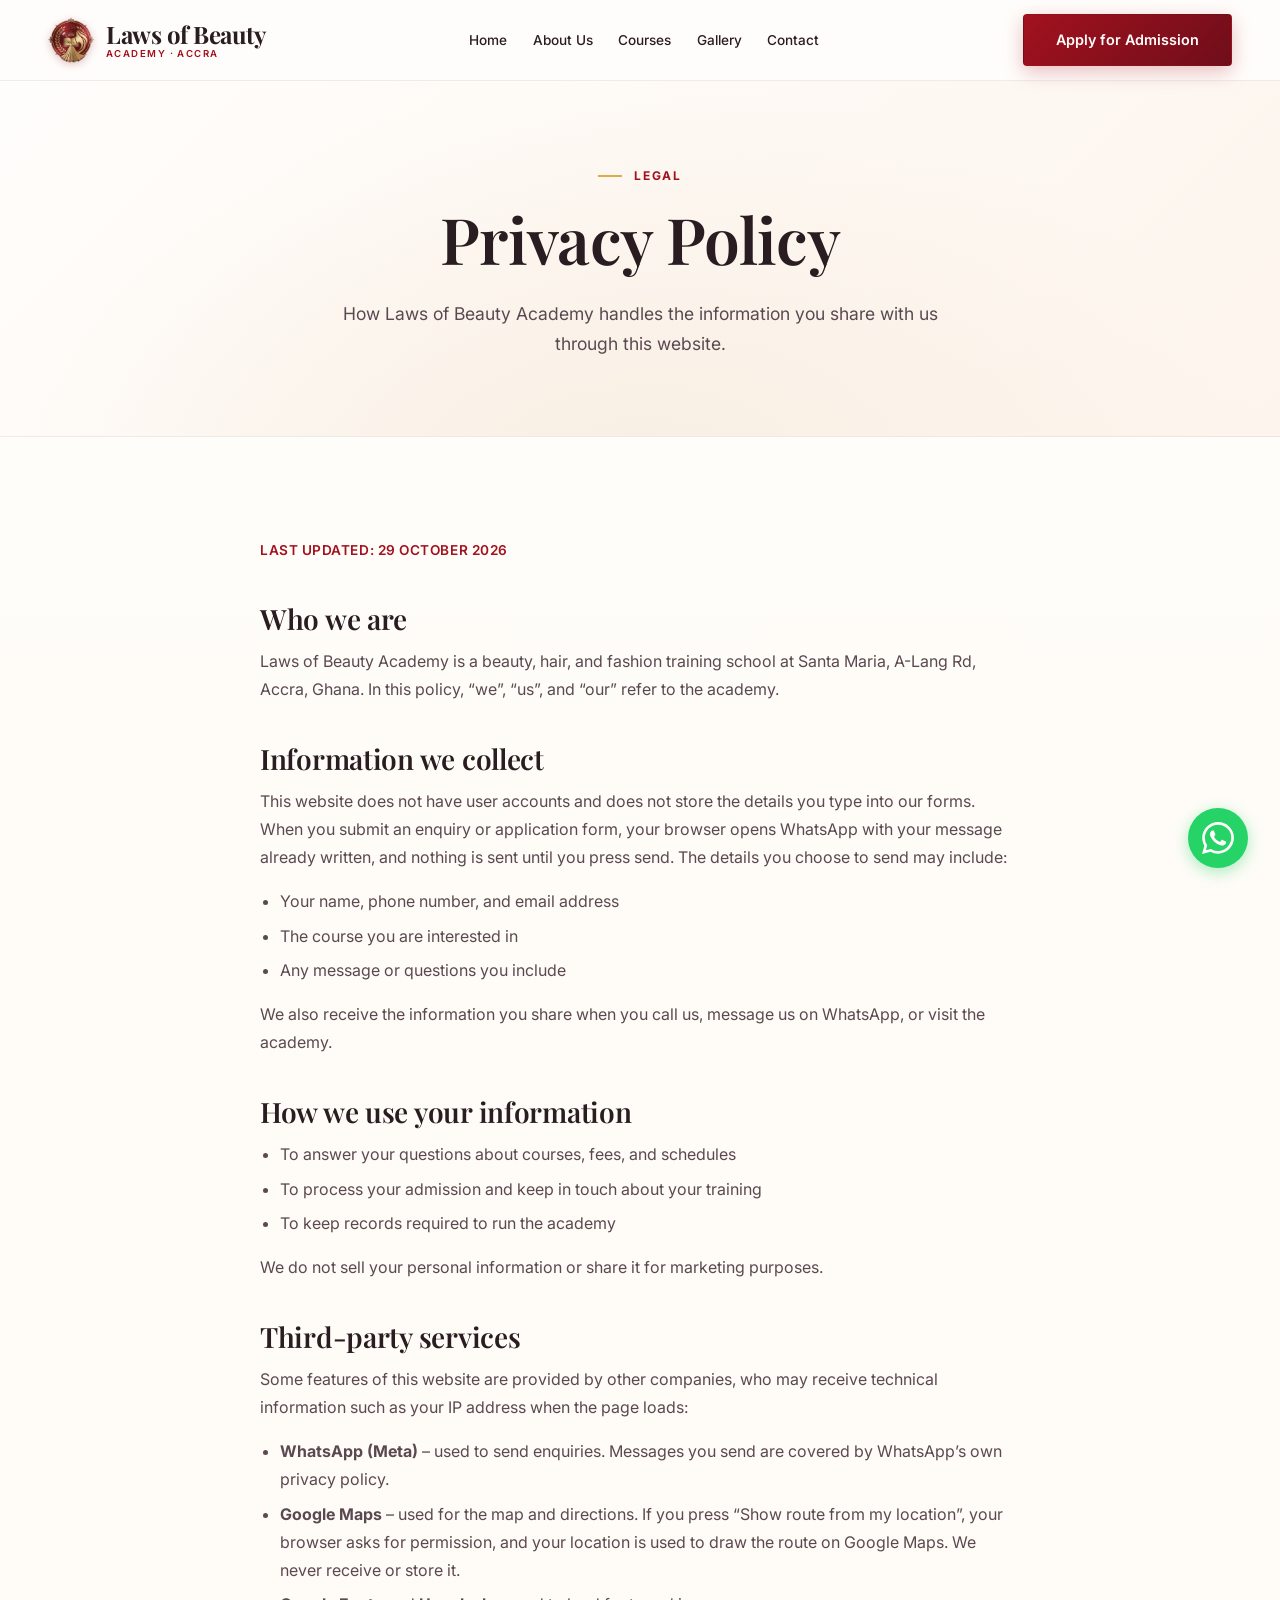
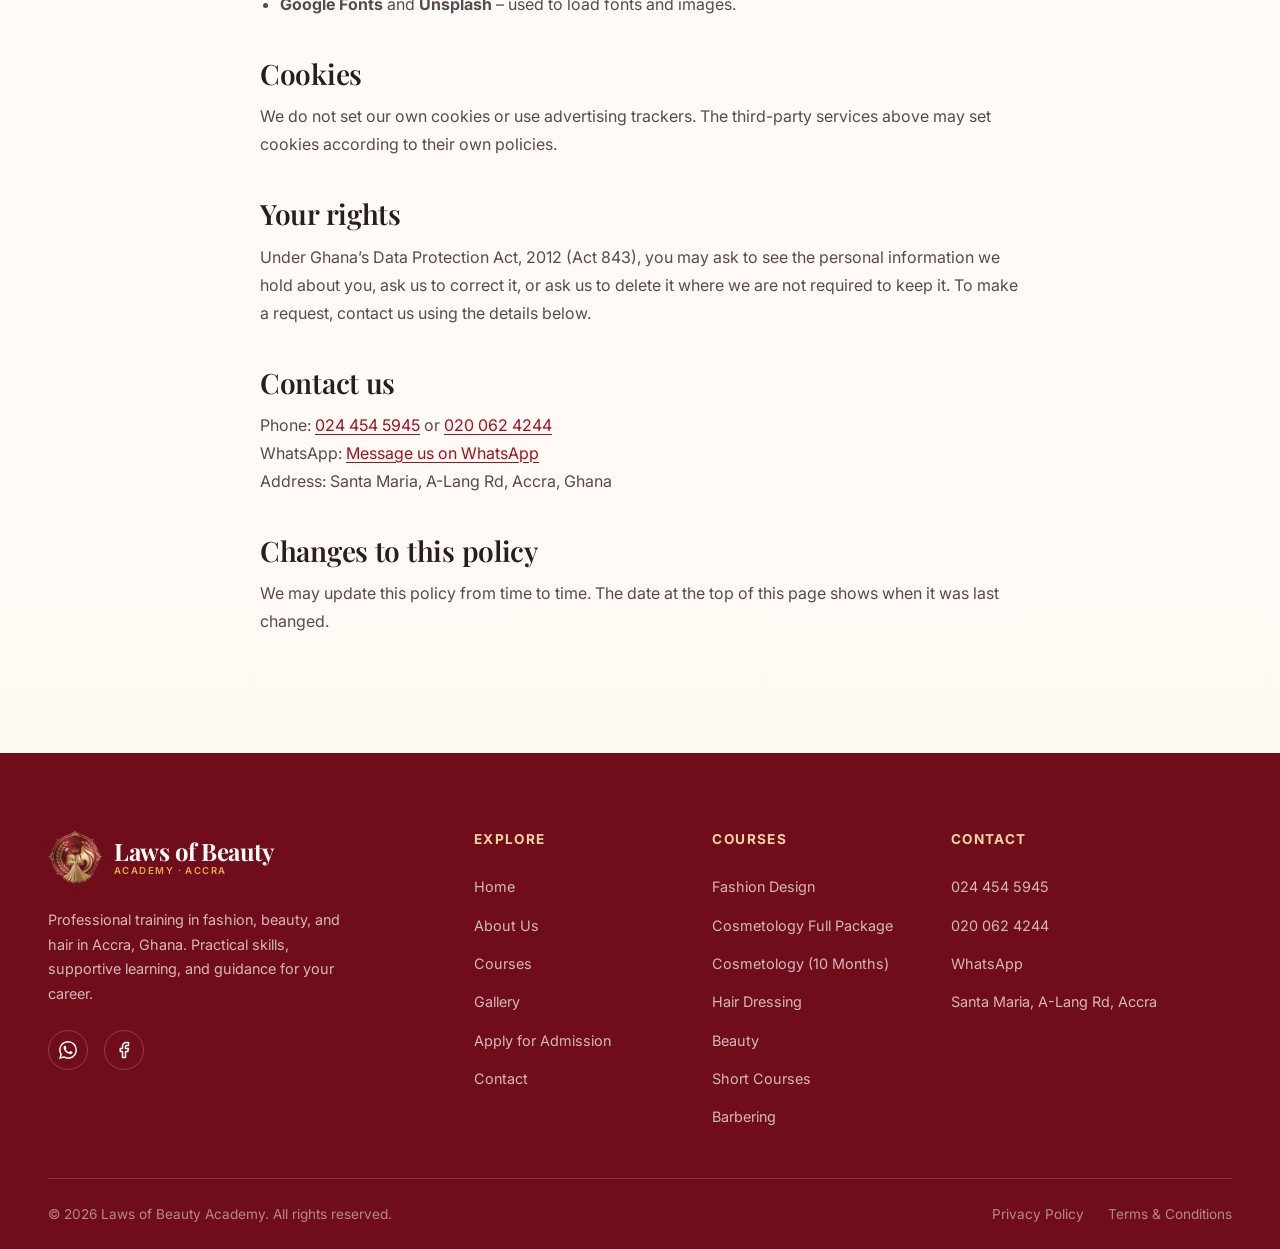
<file: privacy.html>
<!DOCTYPE html>
<html lang="en">
<head>
  <meta charset="UTF-8" />
  <meta name="viewport" content="width=device-width, initial-scale=1.0" />
  <meta name="theme-color" content="#6F0E1A" />

  <title>Privacy Policy | Laws of Beauty Academy</title>
  <meta name="description" content="How Laws of Beauty Academy handles the information you share with us through this website." />
  <meta name="robots" content="index, follow" />
  <link rel="canonical" href="https://www.lawsofbeautyacademy.org/privacy.html" />

  <meta property="og:type" content="website" />
  <meta property="og:site_name" content="Laws of Beauty Academy" />
  <meta property="og:locale" content="en_GH" />
  <meta property="og:title" content="Privacy Policy | Laws of Beauty Academy" />
  <meta property="og:description" content="How Laws of Beauty Academy handles the information you share with us through this website." />
  <meta property="og:url" content="https://www.lawsofbeautyacademy.org/privacy.html" />
  <meta property="og:image" content="https://www.lawsofbeautyacademy.org/assets/img/og-image.png" />
  <meta property="og:image:width" content="1200" />
  <meta property="og:image:height" content="630" />
  <meta name="twitter:card" content="summary_large_image" />

  <link rel="icon" href="assets/img/favicon.ico" sizes="48x48" />
  <link rel="icon" href="assets/img/favicon-32.png" type="image/png" sizes="32x32" />
  <link rel="apple-touch-icon" href="assets/img/apple-touch-icon.png" />
  <link rel="manifest" href="site.webmanifest" />

  <link rel="preconnect" href="https://fonts.googleapis.com" />
  <link rel="preconnect" href="https://fonts.gstatic.com" crossorigin />
  <link rel="preconnect" href="https://images.unsplash.com" />
  <link href="https://fonts.googleapis.com/css2?family=Inter:wght@400;500;600;700&family=Playfair+Display:ital,wght@0,400;0,500;0,600;0,700;1,400;1,500&display=swap" rel="stylesheet" />
  <link rel="stylesheet" href="assets/css/styles.css" />
</head>
<body>
  <a class="skip-link" href="#main">Skip to main content</a>

  <!-- ==========================================================================
       HEADER
       ========================================================================== -->
  <header class="site-header" id="site-header">
    <div class="container header-inner">
      <a href="index.html" class="logo" aria-label="Laws of Beauty Academy home">
        <img class="logo-mark" src="assets/img/logo-mark.webp" alt="" width="46" height="46" />
        <span class="logo-text">
          Laws of Beauty
          <small>Academy · Accra</small>
        </span>
      </a>

      <nav class="main-nav" aria-label="Main navigation">
        <a href="index.html">Home</a>
        <a href="index.html#about">About Us</a>
        <a href="courses.html">Courses</a>
        <a href="gallery.html">Gallery</a>
        <a href="index.html#contact">Contact</a>
      </nav>

      <a href="apply.html" class="btn btn--primary header-cta">Apply for Admission</a>

      <button class="menu-toggle" id="menu-toggle" aria-label="Open navigation menu" aria-expanded="false" aria-controls="mobile-nav">
        <svg class="icon-menu" xmlns="http://www.w3.org/2000/svg" width="24" height="24" viewBox="0 0 24 24" fill="none" stroke="currentColor" stroke-width="2" stroke-linecap="round" stroke-linejoin="round"><line x1="4" x2="20" y1="6" y2="6"/><line x1="4" x2="20" y1="12" y2="12"/><line x1="4" x2="20" y1="18" y2="18"/></svg>
        <svg class="icon-close" xmlns="http://www.w3.org/2000/svg" width="24" height="24" viewBox="0 0 24 24" fill="none" stroke="currentColor" stroke-width="2" stroke-linecap="round" stroke-linejoin="round"><line x1="18" x2="6" y1="6" y2="18"/><line x1="6" x2="18" y1="6" y2="18"/></svg>
      </button>
    </div>
  </header>

  <nav class="mobile-nav" id="mobile-nav" aria-label="Mobile navigation">
    <a href="index.html">Home</a>
    <a href="index.html#about">About Us</a>
    <a href="courses.html">Courses</a>
    <a href="gallery.html">Gallery</a>
    <a href="index.html#contact">Contact</a>
    <a href="apply.html" class="btn btn--primary">Apply for Admission</a>
  </nav>

  <main id="main">
    <section class="page-hero">
      <div class="container page-hero-inner">
        <span class="eyebrow">Legal</span>
        <h1>Privacy Policy</h1>
        <p>How Laws of Beauty Academy handles the information you share with us through this website.</p>
      </div>
    </section>

    <section class="section">
      <div class="container">
        <article class="prose">
          <p class="prose__updated">Last updated: 29 October 2026</p>
          <h2>Who we are</h2>
          <p>Laws of Beauty Academy is a beauty, hair, and fashion training school at Santa Maria, A-Lang Rd, Accra, Ghana. In this policy, “we”, “us”, and “our” refer to the academy.</p>

          <h2>Information we collect</h2>
          <p>This website does not have user accounts and does not store the details you type into our forms. When you submit an enquiry or application form, your browser opens WhatsApp with your message already written, and nothing is sent until you press send. The details you choose to send may include:</p>
          <ul>
            <li>Your name, phone number, and email address</li>
            <li>The course you are interested in</li>
            <li>Any message or questions you include</li>
          </ul>
          <p>We also receive the information you share when you call us, message us on WhatsApp, or visit the academy.</p>

          <h2>How we use your information</h2>
          <ul>
            <li>To answer your questions about courses, fees, and schedules</li>
            <li>To process your admission and keep in touch about your training</li>
            <li>To keep records required to run the academy</li>
          </ul>
          <p>We do not sell your personal information or share it for marketing purposes.</p>

          <h2>Third-party services</h2>
          <p>Some features of this website are provided by other companies, who may receive technical information such as your IP address when the page loads:</p>
          <ul>
            <li><strong>WhatsApp (Meta)</strong> – used to send enquiries. Messages you send are covered by WhatsApp’s own privacy policy.</li>
            <li><strong>Google Maps</strong> – used for the map and directions. If you press “Show route from my location”, your browser asks for permission, and your location is used to draw the route on Google Maps. We never receive or store it.</li>
            <li><strong>Google Fonts</strong> and <strong>Unsplash</strong> – used to load fonts and images.</li>
          </ul>

          <h2>Cookies</h2>
          <p>We do not set our own cookies or use advertising trackers. The third-party services above may set cookies according to their own policies.</p>

          <h2>Your rights</h2>
          <p>Under Ghana’s Data Protection Act, 2012 (Act 843), you may ask to see the personal information we hold about you, ask us to correct it, or ask us to delete it where we are not required to keep it. To make a request, contact us using the details below.</p>

          <h2>Contact us</h2>
          <p>Phone: <a href="tel:+233244545945">024 454 5945</a> or <a href="tel:+233200624244">020 062 4244</a><br />
          WhatsApp: <a href="https://wa.me/233244545945" target="_blank" rel="noopener">Message us on WhatsApp</a><br />
          Address: Santa Maria, A-Lang Rd, Accra, Ghana</p>

          <h2>Changes to this policy</h2>
          <p>We may update this policy from time to time. The date at the top of this page shows when it was last changed.</p>
        </article>
      </div>
    </section>
  </main>

  <!-- ==========================================================================
       FOOTER
       ========================================================================== -->
  <footer class="site-footer">
    <div class="container">
      <div class="footer-grid">
        <div class="footer-brand">
          <a href="index.html" class="logo" aria-label="Laws of Beauty Academy home">
            <img class="logo-mark" src="assets/img/logo-mark.webp" alt="" width="46" height="46" />
            <span class="logo-text">
              Laws of Beauty
              <small>Academy · Accra</small>
            </span>
          </a>
          <p>Professional training in fashion, beauty, and hair in Accra, Ghana. Practical skills, supportive learning, and guidance for your career.</p>
          <div class="footer-social">
            <a href="https://wa.me/233244545945" aria-label="WhatsApp" target="_blank" rel="noopener">
              <svg xmlns="http://www.w3.org/2000/svg" width="18" height="18" viewBox="0 0 24 24" fill="currentColor" aria-hidden="true"><path d="M17.472 14.382c-.297-.149-1.758-.867-2.03-.967-.273-.099-.471-.148-.67.15-.197.297-.767.966-.94 1.164-.173.199-.347.223-.644.075-.297-.15-1.255-.463-2.39-1.475-.883-.788-1.48-1.761-1.653-2.059-.173-.297-.018-.458.13-.606.134-.133.298-.347.446-.52.149-.174.198-.298.298-.497.099-.198.05-.371-.025-.52-.075-.149-.669-1.612-.916-2.207-.242-.579-.487-.5-.669-.51-.173-.008-.371-.01-.57-.01-.198 0-.52.074-.792.372-.272.297-1.04 1.016-1.04 2.479 0 1.462 1.065 2.875 1.213 3.074.149.198 2.096 3.2 5.077 4.487.709.306 1.262.489 1.694.625.712.227 1.36.195 1.871.118.571-.085 1.758-.719 2.006-1.413.248-.694.248-1.289.173-1.413-.074-.124-.272-.198-.57-.347m-5.421 7.403h-.004a9.87 9.87 0 0 1-5.031-1.378l-.361-.214-3.741.982.998-3.648-.235-.374a9.86 9.86 0 0 1-1.51-5.26c.001-5.45 4.436-9.884 9.888-9.884 2.64 0 5.122 1.03 6.988 2.898a9.825 9.825 0 0 1 2.893 6.994c-.003 5.45-4.437 9.884-9.885 9.884m8.413-18.297A11.815 11.815 0 0 0 12.05 0C5.495 0 .16 5.335.157 11.892c0 2.096.547 4.142 1.588 5.945L.057 24l6.305-1.654a11.882 11.882 0 0 0 5.683 1.448h.005c6.554 0 11.89-5.335 11.893-11.893a11.821 11.821 0 0 0-3.48-8.413Z"/></svg>
            </a>
            <!-- TODO: replace with the academy's Facebook page URL -->
            <a href="https://www.facebook.com/search/top?q=Laws%20of%20Beauty%20Academy" aria-label="Facebook" target="_blank" rel="noopener">
              <svg xmlns="http://www.w3.org/2000/svg" width="18" height="18" viewBox="0 0 24 24" fill="none" stroke="currentColor" stroke-width="2" stroke-linecap="round" stroke-linejoin="round" aria-hidden="true"><path d="M18 2h-3a5 5 0 0 0-5 5v3H7v4h3v8h4v-8h3l1-4h-4V7a1 1 0 0 1 1-1h3z"/></svg>
            </a>
          </div>
        </div>

        <div class="footer-col">
          <h4>Explore</h4>
          <ul>
            <li><a href="index.html">Home</a></li>
            <li><a href="index.html#about">About Us</a></li>
            <li><a href="courses.html">Courses</a></li>
            <li><a href="gallery.html">Gallery</a></li>
            <li><a href="apply.html">Apply for Admission</a></li>
            <li><a href="index.html#contact">Contact</a></li>
          </ul>
        </div>

        <div class="footer-col">
          <h4>Courses</h4>
          <ul>
            <li><a href="courses.html#fashion-design">Fashion Design</a></li>
            <li><a href="courses.html#cosmetology-full">Cosmetology Full Package</a></li>
            <li><a href="courses.html#cosmetology">Cosmetology (10 Months)</a></li>
            <li><a href="courses.html#hair-dressing">Hair Dressing</a></li>
            <li><a href="courses.html#beauty">Beauty</a></li>
            <li><a href="courses.html#short-courses">Short Courses</a></li>
            <li><a href="courses.html#barbering">Barbering</a></li>
          </ul>
        </div>

        <div class="footer-col">
          <h4>Contact</h4>
          <ul>
            <li><a href="tel:+233244545945">024 454 5945</a></li>
            <li><a href="tel:+233200624244">020 062 4244</a></li>
            <li><a href="https://wa.me/233244545945" target="_blank" rel="noopener">WhatsApp</a></li>
            <li><a href="https://www.google.com/maps?cid=10413602134288226385" target="_blank" rel="noopener">Santa Maria, A-Lang Rd, Accra</a></li>
          </ul>
        </div>
      </div>

      <div class="footer-bottom">
        <span>&copy; <span id="year">2026</span> Laws of Beauty Academy. All rights reserved.</span>
        <div class="footer-legal">
          <a href="privacy.html">Privacy Policy</a>
          <a href="terms.html">Terms &amp; Conditions</a>
        </div>
      </div>
    </div>
  </footer>

  <!-- WhatsApp Float -->
  <a href="https://wa.me/233244545945" class="whatsapp-float" target="_blank" rel="noopener" aria-label="Chat with us on WhatsApp">
    <svg xmlns="http://www.w3.org/2000/svg" viewBox="0 0 24 24" fill="currentColor" aria-hidden="true"><path d="M17.472 14.382c-.297-.149-1.758-.867-2.03-.967-.273-.099-.471-.148-.67.15-.197.297-.767.966-.94 1.164-.173.199-.347.223-.644.075-.297-.15-1.255-.463-2.39-1.475-.883-.788-1.48-1.761-1.653-2.059-.173-.297-.018-.458.13-.606.134-.133.298-.347.446-.52.149-.174.198-.298.298-.497.099-.198.05-.371-.025-.52-.075-.149-.669-1.612-.916-2.207-.242-.579-.487-.5-.669-.51-.173-.008-.371-.01-.57-.01-.198 0-.52.074-.792.372-.272.297-1.04 1.016-1.04 2.479 0 1.462 1.065 2.875 1.213 3.074.149.198 2.096 3.2 5.077 4.487.709.306 1.262.489 1.694.625.712.227 1.36.195 1.871.118.571-.085 1.758-.719 2.006-1.413.248-.694.248-1.289.173-1.413-.074-.124-.272-.198-.57-.347m-5.421 7.403h-.004a9.87 9.87 0 0 1-5.031-1.378l-.361-.214-3.741.982.998-3.648-.235-.374a9.86 9.86 0 0 1-1.51-5.26c.001-5.45 4.436-9.884 9.888-9.884 2.64 0 5.122 1.03 6.988 2.898a9.825 9.825 0 0 1 2.893 6.994c-.003 5.45-4.437 9.884-9.885 9.884m8.413-18.297A11.815 11.815 0 0 0 12.05 0C5.495 0 .16 5.335.157 11.892c0 2.096.547 4.142 1.588 5.945L.057 24l6.305-1.654a11.882 11.882 0 0 0 5.683 1.448h.005c6.554 0 11.89-5.335 11.893-11.893a11.821 11.821 0 0 0-3.48-8.413Z"/></svg>
  </a>

  <script src="assets/js/main.js" defer></script>
</body>
</html>
</file>
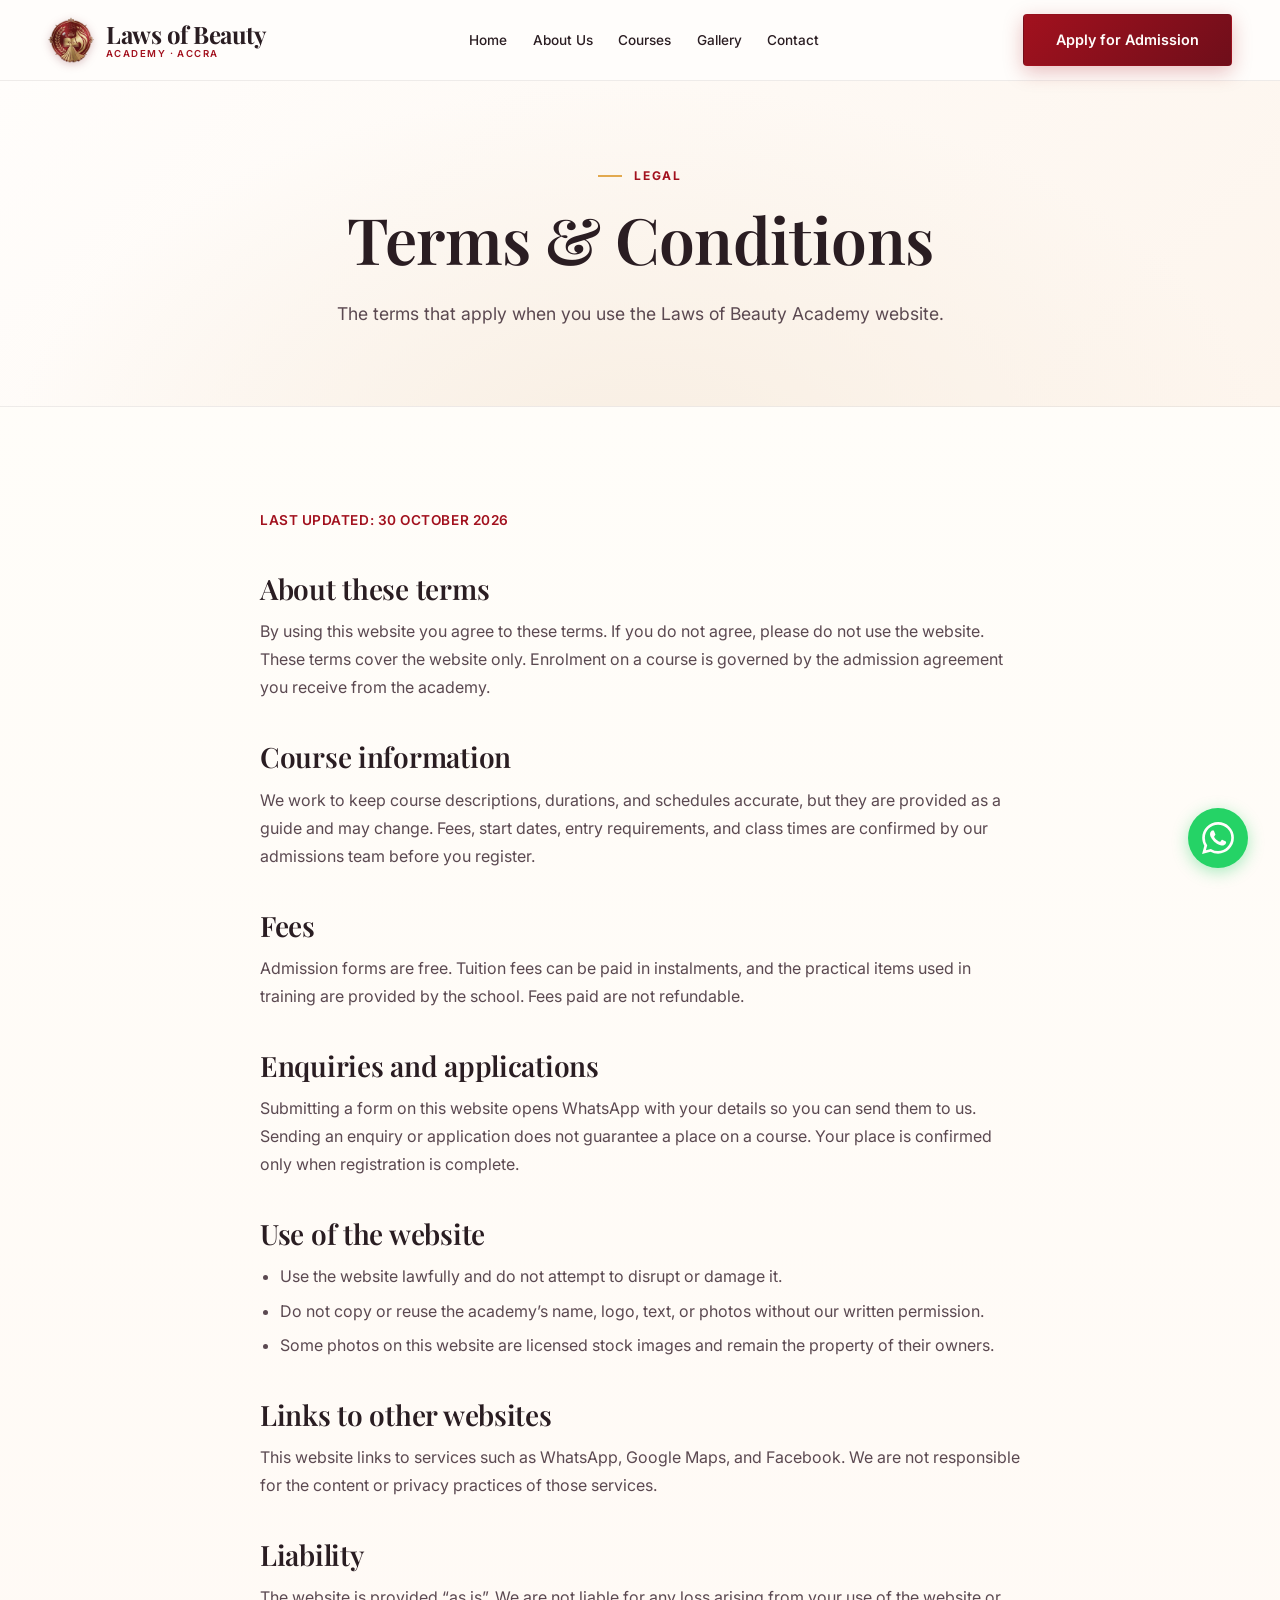
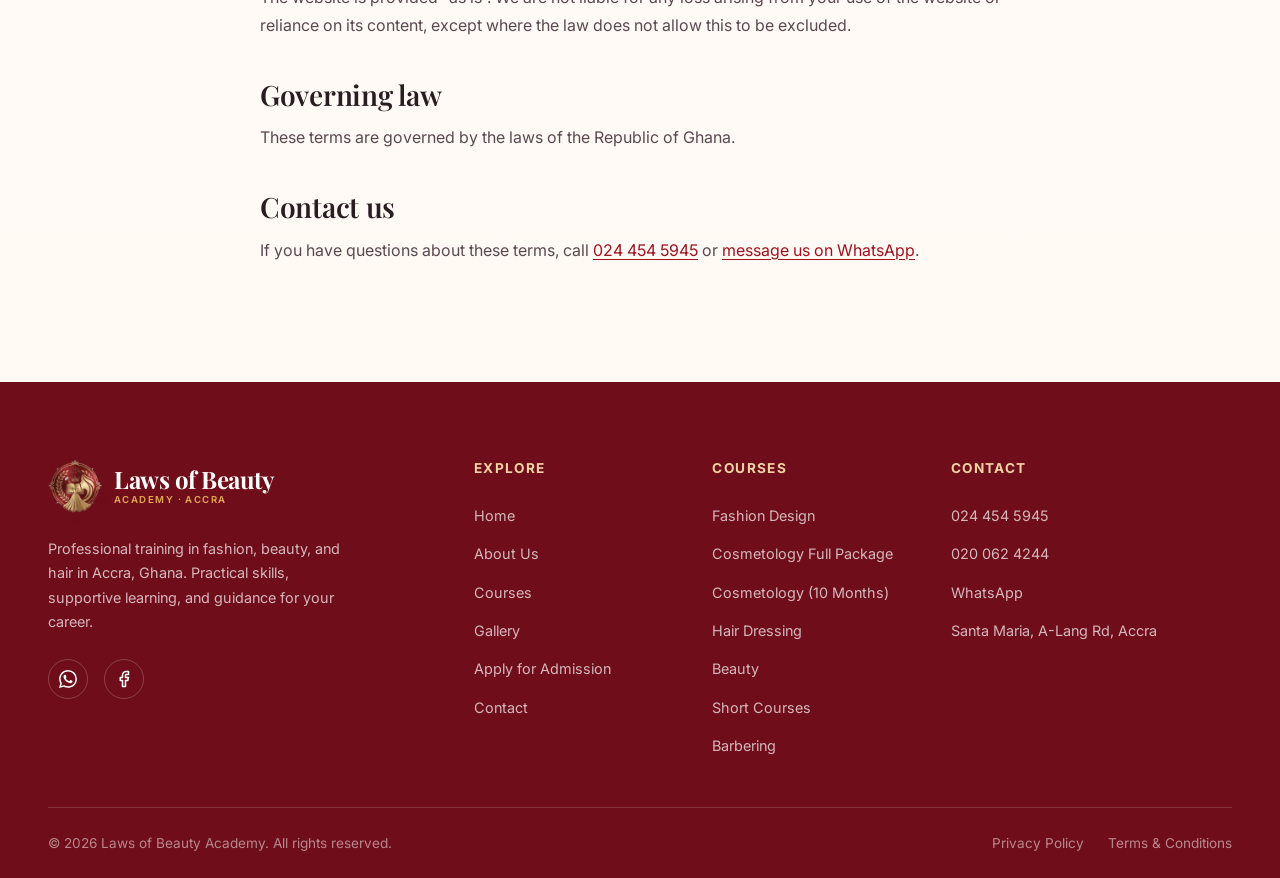
<file: terms.html>
<!DOCTYPE html>
<html lang="en">
<head>
  <meta charset="UTF-8" />
  <meta name="viewport" content="width=device-width, initial-scale=1.0" />
  <meta name="theme-color" content="#6F0E1A" />

  <title>Terms &amp; Conditions | Laws of Beauty Academy</title>
  <meta name="description" content="The terms that apply when you use the Laws of Beauty Academy website." />
  <meta name="robots" content="index, follow" />
  <link rel="canonical" href="https://www.lawsofbeautyacademy.org/terms.html" />

  <meta property="og:type" content="website" />
  <meta property="og:site_name" content="Laws of Beauty Academy" />
  <meta property="og:locale" content="en_GH" />
  <meta property="og:title" content="Terms &amp; Conditions | Laws of Beauty Academy" />
  <meta property="og:description" content="The terms that apply when you use the Laws of Beauty Academy website." />
  <meta property="og:url" content="https://www.lawsofbeautyacademy.org/terms.html" />
  <meta property="og:image" content="https://www.lawsofbeautyacademy.org/assets/img/og-image.png" />
  <meta property="og:image:width" content="1200" />
  <meta property="og:image:height" content="630" />
  <meta name="twitter:card" content="summary_large_image" />

  <link rel="icon" href="assets/img/favicon.ico" sizes="48x48" />
  <link rel="icon" href="assets/img/favicon-32.png" type="image/png" sizes="32x32" />
  <link rel="apple-touch-icon" href="assets/img/apple-touch-icon.png" />
  <link rel="manifest" href="site.webmanifest" />

  <link rel="preconnect" href="https://fonts.googleapis.com" />
  <link rel="preconnect" href="https://fonts.gstatic.com" crossorigin />
  <link rel="preconnect" href="https://images.unsplash.com" />
  <link href="https://fonts.googleapis.com/css2?family=Inter:wght@400;500;600;700&family=Playfair+Display:ital,wght@0,400;0,500;0,600;0,700;1,400;1,500&display=swap" rel="stylesheet" />
  <link rel="stylesheet" href="assets/css/styles.css" />
</head>
<body>
  <a class="skip-link" href="#main">Skip to main content</a>

  <!-- ==========================================================================
       HEADER
       ========================================================================== -->
  <header class="site-header" id="site-header">
    <div class="container header-inner">
      <a href="index.html" class="logo" aria-label="Laws of Beauty Academy home">
        <img class="logo-mark" src="assets/img/logo-mark.webp" alt="" width="46" height="46" />
        <span class="logo-text">
          Laws of Beauty
          <small>Academy · Accra</small>
        </span>
      </a>

      <nav class="main-nav" aria-label="Main navigation">
        <a href="index.html">Home</a>
        <a href="index.html#about">About Us</a>
        <a href="courses.html">Courses</a>
        <a href="gallery.html">Gallery</a>
        <a href="index.html#contact">Contact</a>
      </nav>

      <a href="apply.html" class="btn btn--primary header-cta">Apply for Admission</a>

      <button class="menu-toggle" id="menu-toggle" aria-label="Open navigation menu" aria-expanded="false" aria-controls="mobile-nav">
        <svg class="icon-menu" xmlns="http://www.w3.org/2000/svg" width="24" height="24" viewBox="0 0 24 24" fill="none" stroke="currentColor" stroke-width="2" stroke-linecap="round" stroke-linejoin="round"><line x1="4" x2="20" y1="6" y2="6"/><line x1="4" x2="20" y1="12" y2="12"/><line x1="4" x2="20" y1="18" y2="18"/></svg>
        <svg class="icon-close" xmlns="http://www.w3.org/2000/svg" width="24" height="24" viewBox="0 0 24 24" fill="none" stroke="currentColor" stroke-width="2" stroke-linecap="round" stroke-linejoin="round"><line x1="18" x2="6" y1="6" y2="18"/><line x1="6" x2="18" y1="6" y2="18"/></svg>
      </button>
    </div>
  </header>

  <nav class="mobile-nav" id="mobile-nav" aria-label="Mobile navigation">
    <a href="index.html">Home</a>
    <a href="index.html#about">About Us</a>
    <a href="courses.html">Courses</a>
    <a href="gallery.html">Gallery</a>
    <a href="index.html#contact">Contact</a>
    <a href="apply.html" class="btn btn--primary">Apply for Admission</a>
  </nav>

  <main id="main">
    <section class="page-hero">
      <div class="container page-hero-inner">
        <span class="eyebrow">Legal</span>
        <h1>Terms &amp; Conditions</h1>
        <p>The terms that apply when you use the Laws of Beauty Academy website.</p>
      </div>
    </section>

    <section class="section">
      <div class="container">
        <article class="prose">
          <p class="prose__updated">Last updated: 30 October 2026</p>
          <h2>About these terms</h2>
          <p>By using this website you agree to these terms. If you do not agree, please do not use the website. These terms cover the website only. Enrolment on a course is governed by the admission agreement you receive from the academy.</p>

          <h2>Course information</h2>
          <p>We work to keep course descriptions, durations, and schedules accurate, but they are provided as a guide and may change. Fees, start dates, entry requirements, and class times are confirmed by our admissions team before you register.</p>

          <h2>Fees</h2>
          <p>Admission forms are free. Tuition fees can be paid in instalments, and the practical items used in training are provided by the school. Fees paid are not refundable.</p>

          <h2>Enquiries and applications</h2>
          <p>Submitting a form on this website opens WhatsApp with your details so you can send them to us. Sending an enquiry or application does not guarantee a place on a course. Your place is confirmed only when registration is complete.</p>

          <h2>Use of the website</h2>
          <ul>
            <li>Use the website lawfully and do not attempt to disrupt or damage it.</li>
            <li>Do not copy or reuse the academy’s name, logo, text, or photos without our written permission.</li>
            <li>Some photos on this website are licensed stock images and remain the property of their owners.</li>
          </ul>

          <h2>Links to other websites</h2>
          <p>This website links to services such as WhatsApp, Google Maps, and Facebook. We are not responsible for the content or privacy practices of those services.</p>

          <h2>Liability</h2>
          <p>The website is provided “as is”. We are not liable for any loss arising from your use of the website or reliance on its content, except where the law does not allow this to be excluded.</p>

          <h2>Governing law</h2>
          <p>These terms are governed by the laws of the Republic of Ghana.</p>

          <h2>Contact us</h2>
          <p>If you have questions about these terms, call <a href="tel:+233244545945">024 454 5945</a> or <a href="https://wa.me/233244545945" target="_blank" rel="noopener">message us on WhatsApp</a>.</p>
        </article>
      </div>
    </section>
  </main>

  <!-- ==========================================================================
       FOOTER
       ========================================================================== -->
  <footer class="site-footer">
    <div class="container">
      <div class="footer-grid">
        <div class="footer-brand">
          <a href="index.html" class="logo" aria-label="Laws of Beauty Academy home">
            <img class="logo-mark" src="assets/img/logo-mark.webp" alt="" width="46" height="46" />
            <span class="logo-text">
              Laws of Beauty
              <small>Academy · Accra</small>
            </span>
          </a>
          <p>Professional training in fashion, beauty, and hair in Accra, Ghana. Practical skills, supportive learning, and guidance for your career.</p>
          <div class="footer-social">
            <a href="https://wa.me/233244545945" aria-label="WhatsApp" target="_blank" rel="noopener">
              <svg xmlns="http://www.w3.org/2000/svg" width="18" height="18" viewBox="0 0 24 24" fill="currentColor" aria-hidden="true"><path d="M17.472 14.382c-.297-.149-1.758-.867-2.03-.967-.273-.099-.471-.148-.67.15-.197.297-.767.966-.94 1.164-.173.199-.347.223-.644.075-.297-.15-1.255-.463-2.39-1.475-.883-.788-1.48-1.761-1.653-2.059-.173-.297-.018-.458.13-.606.134-.133.298-.347.446-.52.149-.174.198-.298.298-.497.099-.198.05-.371-.025-.52-.075-.149-.669-1.612-.916-2.207-.242-.579-.487-.5-.669-.51-.173-.008-.371-.01-.57-.01-.198 0-.52.074-.792.372-.272.297-1.04 1.016-1.04 2.479 0 1.462 1.065 2.875 1.213 3.074.149.198 2.096 3.2 5.077 4.487.709.306 1.262.489 1.694.625.712.227 1.36.195 1.871.118.571-.085 1.758-.719 2.006-1.413.248-.694.248-1.289.173-1.413-.074-.124-.272-.198-.57-.347m-5.421 7.403h-.004a9.87 9.87 0 0 1-5.031-1.378l-.361-.214-3.741.982.998-3.648-.235-.374a9.86 9.86 0 0 1-1.51-5.26c.001-5.45 4.436-9.884 9.888-9.884 2.64 0 5.122 1.03 6.988 2.898a9.825 9.825 0 0 1 2.893 6.994c-.003 5.45-4.437 9.884-9.885 9.884m8.413-18.297A11.815 11.815 0 0 0 12.05 0C5.495 0 .16 5.335.157 11.892c0 2.096.547 4.142 1.588 5.945L.057 24l6.305-1.654a11.882 11.882 0 0 0 5.683 1.448h.005c6.554 0 11.89-5.335 11.893-11.893a11.821 11.821 0 0 0-3.48-8.413Z"/></svg>
            </a>
            <!-- TODO: replace with the academy's Facebook page URL -->
            <a href="https://www.facebook.com/search/top?q=Laws%20of%20Beauty%20Academy" aria-label="Facebook" target="_blank" rel="noopener">
              <svg xmlns="http://www.w3.org/2000/svg" width="18" height="18" viewBox="0 0 24 24" fill="none" stroke="currentColor" stroke-width="2" stroke-linecap="round" stroke-linejoin="round" aria-hidden="true"><path d="M18 2h-3a5 5 0 0 0-5 5v3H7v4h3v8h4v-8h3l1-4h-4V7a1 1 0 0 1 1-1h3z"/></svg>
            </a>
          </div>
        </div>

        <div class="footer-col">
          <h4>Explore</h4>
          <ul>
            <li><a href="index.html">Home</a></li>
            <li><a href="index.html#about">About Us</a></li>
            <li><a href="courses.html">Courses</a></li>
            <li><a href="gallery.html">Gallery</a></li>
            <li><a href="apply.html">Apply for Admission</a></li>
            <li><a href="index.html#contact">Contact</a></li>
          </ul>
        </div>

        <div class="footer-col">
          <h4>Courses</h4>
          <ul>
            <li><a href="courses.html#fashion-design">Fashion Design</a></li>
            <li><a href="courses.html#cosmetology-full">Cosmetology Full Package</a></li>
            <li><a href="courses.html#cosmetology">Cosmetology (10 Months)</a></li>
            <li><a href="courses.html#hair-dressing">Hair Dressing</a></li>
            <li><a href="courses.html#beauty">Beauty</a></li>
            <li><a href="courses.html#short-courses">Short Courses</a></li>
            <li><a href="courses.html#barbering">Barbering</a></li>
          </ul>
        </div>

        <div class="footer-col">
          <h4>Contact</h4>
          <ul>
            <li><a href="tel:+233244545945">024 454 5945</a></li>
            <li><a href="tel:+233200624244">020 062 4244</a></li>
            <li><a href="https://wa.me/233244545945" target="_blank" rel="noopener">WhatsApp</a></li>
            <li><a href="https://www.google.com/maps?cid=10413602134288226385" target="_blank" rel="noopener">Santa Maria, A-Lang Rd, Accra</a></li>
          </ul>
        </div>
      </div>

      <div class="footer-bottom">
        <span>&copy; <span id="year">2026</span> Laws of Beauty Academy. All rights reserved.</span>
        <div class="footer-legal">
          <a href="privacy.html">Privacy Policy</a>
          <a href="terms.html">Terms &amp; Conditions</a>
        </div>
      </div>
    </div>
  </footer>

  <!-- WhatsApp Float -->
  <a href="https://wa.me/233244545945" class="whatsapp-float" target="_blank" rel="noopener" aria-label="Chat with us on WhatsApp">
    <svg xmlns="http://www.w3.org/2000/svg" viewBox="0 0 24 24" fill="currentColor" aria-hidden="true"><path d="M17.472 14.382c-.297-.149-1.758-.867-2.03-.967-.273-.099-.471-.148-.67.15-.197.297-.767.966-.94 1.164-.173.199-.347.223-.644.075-.297-.15-1.255-.463-2.39-1.475-.883-.788-1.48-1.761-1.653-2.059-.173-.297-.018-.458.13-.606.134-.133.298-.347.446-.52.149-.174.198-.298.298-.497.099-.198.05-.371-.025-.52-.075-.149-.669-1.612-.916-2.207-.242-.579-.487-.5-.669-.51-.173-.008-.371-.01-.57-.01-.198 0-.52.074-.792.372-.272.297-1.04 1.016-1.04 2.479 0 1.462 1.065 2.875 1.213 3.074.149.198 2.096 3.2 5.077 4.487.709.306 1.262.489 1.694.625.712.227 1.36.195 1.871.118.571-.085 1.758-.719 2.006-1.413.248-.694.248-1.289.173-1.413-.074-.124-.272-.198-.57-.347m-5.421 7.403h-.004a9.87 9.87 0 0 1-5.031-1.378l-.361-.214-3.741.982.998-3.648-.235-.374a9.86 9.86 0 0 1-1.51-5.26c.001-5.45 4.436-9.884 9.888-9.884 2.64 0 5.122 1.03 6.988 2.898a9.825 9.825 0 0 1 2.893 6.994c-.003 5.45-4.437 9.884-9.885 9.884m8.413-18.297A11.815 11.815 0 0 0 12.05 0C5.495 0 .16 5.335.157 11.892c0 2.096.547 4.142 1.588 5.945L.057 24l6.305-1.654a11.882 11.882 0 0 0 5.683 1.448h.005c6.554 0 11.89-5.335 11.893-11.893a11.821 11.821 0 0 0-3.48-8.413Z"/></svg>
  </a>

  <script src="assets/js/main.js" defer></script>
</body>
</html>
</file>
<file: assets/css/styles.css>
/* ==========================================================================
   Laws of Beauty Academy – site stylesheet
   Shared by every page. Sections 1–20 cover the core design system and the
   homepage; 21+ cover the inner pages.
   ========================================================================== */

/* ==========================================================================
   1. DESIGN SYSTEM & CSS VARIABLES
   ========================================================================== */
:root {
  /* Brand palette */
  --color-crimson: #A2111E;
  --color-maroon: #6F0E1A;
  --color-cherry: #BF2648;
  --color-marigold: #E2A94F;
  --color-champagne: #F1D2A7;
  --color-pale-gold: #F8E7C3;
  --color-white: #FFFDFB;
  --color-cream: #F8EEE2;
  --color-cream-strong: #F1E1CB;
  --color-charcoal: #2A1D22;
  --color-charcoal-soft: #5B4951;

  /* UI Colours */
  --color-border: rgba(42, 29, 34, 0.12);
  --color-border-light: rgba(42, 29, 34, 0.08);
  --color-text-muted: #5B4951;

  /* Typography */
  --font-serif: 'Playfair Display', Georgia, serif;
  --font-sans: 'Inter', -apple-system, BlinkMacSystemFont, 'Segoe UI', sans-serif;

  /* Spacing & Layout */
  --max-width: 1280px;
  --header-height: 80px;
  --section-padding: clamp(4rem, 8vw, 7rem);
  --container-padding: clamp(1.25rem, 4vw, 3rem);

  /* Transitions */
  --transition-fast: 0.2s ease;
  --transition-smooth: 0.4s cubic-bezier(0.22, 0.61, 0.36, 1);

  /* Shadows */
  --shadow-sm: 0 4px 12px rgba(33, 19, 28, 0.05);
  --shadow-md: 0 8px 24px rgba(33, 19, 28, 0.08);
  --shadow-lg: 0 16px 40px rgba(33, 19, 28, 0.12);
  --shadow-crimson: 0 6px 20px rgba(162, 4, 10, 0.25);
}

/* ==========================================================================
   2. RESET & BASE
   ========================================================================== */
*, *::before, *::after {
  box-sizing: border-box;
  margin: 0;
  padding: 0;
}

html {
  scroll-behavior: smooth;
  scroll-padding-top: calc(var(--header-height) + 1rem);
  -webkit-text-size-adjust: 100%;
}

body {
  font-family: var(--font-sans);
  background: linear-gradient(180deg, #fffefa 0%, #fff8f3 100%);
  color: var(--color-charcoal);
  line-height: 1.65;
  font-weight: 400;
  -webkit-font-smoothing: antialiased;
  -moz-osx-font-smoothing: grayscale;
  overflow-x: hidden;
}

img {
  max-width: 100%;
  height: auto;
  display: block;
}

a {
  color: inherit;
  text-decoration: none;
}

button {
  font: inherit;
  cursor: pointer;
  border: none;
  background: none;
  color: inherit;
}

ul, ol {
  list-style: none;
}

/* Accessibility */
:focus-visible {
  outline: 2px solid var(--color-crimson);
  outline-offset: 3px;
}

.sr-only {
  position: absolute;
  width: 1px;
  height: 1px;
  padding: 0;
  margin: -1px;
  overflow: hidden;
  clip: rect(0, 0, 0, 0);
  white-space: nowrap;
  border-width: 0;
}

@media (prefers-reduced-motion: reduce) {
  *, *::before, *::after {
    animation-duration: 0.01ms !important;
    animation-iteration-count: 1 !important;
    transition-duration: 0.01ms !important;
    scroll-behavior: auto !important;
  }
}

/* ==========================================================================
   3. TYPOGRAPHY
   ========================================================================== */
h1, h2, h3, h4 {
  font-family: var(--font-serif);
  font-weight: 600;
  line-height: 1.15;
  color: var(--color-charcoal);
  letter-spacing: -0.01em;
}

h1 { font-size: clamp(2.5rem, 5vw, 4rem); }
h2 { font-size: clamp(2rem, 3.5vw, 3rem); }
h3 { font-size: clamp(1.35rem, 2vw, 1.75rem); }
h4 { font-size: 1.1rem; font-family: var(--font-sans); font-weight: 600; line-height: 1.4; }

p {
  max-width: 65ch;
  color: var(--color-text-muted);
  line-height: 1.7;
}

.eyebrow {
  display: inline-flex;
  align-items: center;
  gap: 0.75rem;
  font-family: var(--font-sans);
  font-size: 0.75rem;
  font-weight: 700;
  letter-spacing: 0.15em;
  text-transform: uppercase;
  color: var(--color-crimson);
  margin-bottom: 1rem;
}

.eyebrow::before {
  content: '';
  width: 24px;
  height: 2px;
  background-color: var(--color-marigold);
}

.section-header {
  margin-bottom: clamp(2.5rem, 4vw, 4rem);
  max-width: 760px;
}

.section-header h2 {
  margin-bottom: 1rem;
}

.section-header p {
  font-size: 1.1rem;
}

.section-header--split {
  display: flex;
  justify-content: space-between;
  align-items: flex-end;
  gap: 2rem;
  max-width: none;
}

/* ==========================================================================
   4. LAYOUT UTILITIES
   ========================================================================== */
.container {
  width: 100%;
  max-width: var(--max-width);
  margin: 0 auto;
  padding: 0 var(--container-padding);
}

.section {
  padding: var(--section-padding) 0;
}

.section--cream {
  background: linear-gradient(180deg, var(--color-cream) 0%, #f7e8d4 100%);
}

.section--maroon {
  background: linear-gradient(135deg, var(--color-maroon) 0%, #8b1626 100%);
  color: var(--color-white);
}

.section--maroon h2, .section--maroon h3, .section--maroon h4, .section--maroon p {
  color: var(--color-white);
}

.section--maroon .eyebrow {
  color: var(--color-marigold);
}

.section--maroon .eyebrow::before {
  background-color: var(--color-champagne);
}

.grid-2 {
  display: grid;
  grid-template-columns: 1fr 1fr;
  gap: clamp(2rem, 4vw, 4rem);
  align-items: center;
}

/* ==========================================================================
   5. BUTTONS
   ========================================================================== */
.btn {
  display: inline-flex;
  align-items: center;
  justify-content: center;
  gap: 0.5rem;
  font-family: var(--font-sans);
  font-size: 0.9rem;
  font-weight: 600;
  padding: 1rem 2rem;
  border-radius: 4px;
  transition: all var(--transition-fast);
  border: 1px solid transparent;
  text-align: center;
  line-height: 1.2;
  white-space: nowrap;
}

.btn--primary {
  background: linear-gradient(135deg, var(--color-crimson) 0%, var(--color-maroon) 100%);
  color: var(--color-white);
  box-shadow: var(--shadow-crimson);
}

.btn--primary:hover {
  background: linear-gradient(135deg, var(--color-maroon) 0%, var(--color-crimson) 100%);
  transform: translateY(-2px);
}

.btn--secondary {
  background-color: transparent;
  color: var(--color-charcoal);
  border-color: var(--color-border);
}

.btn--secondary:hover {
  border-color: var(--color-charcoal);
  background-color: rgba(33, 19, 28, 0.03);
}

.btn--gold {
  background: linear-gradient(135deg, var(--color-marigold) 0%, #d49b3d 100%);
  color: var(--color-charcoal);
}

.btn--gold:hover {
  background: linear-gradient(135deg, #d49b3d 0%, var(--color-marigold) 100%);
  transform: translateY(-2px);
}

.btn--whatsapp {
  background-color: #25D366;
  color: var(--color-white);
}

.btn--whatsapp:hover {
  background-color: #1ebe5a;
  transform: translateY(-2px);
}

.btn-group {
  display: flex;
  flex-wrap: wrap;
  gap: 1rem;
}

.text-link {
  display: inline-flex;
  align-items: center;
  gap: 0.4rem;
  font-weight: 600;
  font-size: 0.9rem;
  color: var(--color-crimson);
  border-bottom: 1px solid var(--color-crimson);
  padding-bottom: 0.2rem;
  transition: color var(--transition-fast);
}

.text-link:hover {
  color: var(--color-maroon);
}

.text-link svg {
  transition: transform var(--transition-fast);
}

.text-link:hover svg {
  transform: translateX(4px);
}

/* ==========================================================================
   6. HEADER & NAVIGATION
   ========================================================================== */
.site-header {
  position: sticky;
  top: 0;
  z-index: 100;
  background-color: rgba(255, 253, 251, 0.92);
  backdrop-filter: blur(12px);
  -webkit-backdrop-filter: blur(12px);
  border-bottom: 1px solid var(--color-border-light);
  transition: box-shadow var(--transition-fast), background-color var(--transition-fast);
}

.site-header.is-scrolled {
  box-shadow: var(--shadow-sm);
}

.header-inner {
  display: flex;
  align-items: center;
  justify-content: space-between;
  height: var(--header-height);
  gap: 1.5rem;
}

.logo {
  display: flex;
  align-items: center;
  gap: 0.75rem;
  font-family: var(--font-serif);
  font-weight: 700;
  font-size: 1.5rem;
  color: var(--color-charcoal);
  letter-spacing: -0.02em;
}

.logo-mark {
  width: 46px;
  height: 46px;
  flex-shrink: 0;
  filter: drop-shadow(0 2px 4px rgba(111, 14, 26, 0.25));
}

.logo-text {
  display: flex;
  flex-direction: column;
  line-height: 1.1;
  min-width: 0;
}

.logo-text small {
  font-family: var(--font-sans);
  font-size: 0.6rem;
  font-weight: 600;
  letter-spacing: 0.15em;
  text-transform: uppercase;
  color: var(--color-crimson);
  margin-top: 2px;
}

.main-nav {
  display: flex;
  align-items: center;
  gap: clamp(1.25rem, 2vw, 2rem);
}

.main-nav a {
  font-size: 0.85rem;
  font-weight: 500;
  color: var(--color-charcoal);
  position: relative;
  padding: 0.25rem 0;
  transition: color var(--transition-fast);
}

.main-nav a::after {
  content: '';
  position: absolute;
  left: 0;
  bottom: -2px;
  width: 0;
  height: 2px;
  background-color: var(--color-crimson);
  transition: width var(--transition-fast);
}

.main-nav a:hover, .main-nav a[aria-current="page"] {
  color: var(--color-crimson);
}

.main-nav a:hover::after, .main-nav a[aria-current="page"]::after {
  width: 100%;
}

.header-cta {
  display: inline-flex;
}

.menu-toggle {
  display: none;
  width: 44px;
  height: 44px;
  align-items: center;
  justify-content: center;
  border-radius: 4px;
  color: var(--color-charcoal);
  transition: background-color var(--transition-fast);
}

.menu-toggle:hover {
  background-color: var(--color-cream);
}

.menu-toggle svg {
  width: 24px;
  height: 24px;
}

.menu-toggle .icon-close { display: none; }
.menu-toggle[aria-expanded="true"] .icon-menu { display: none; }
.menu-toggle[aria-expanded="true"] .icon-close { display: block; }

/* Lives outside .site-header: the header's backdrop-filter would otherwise
   become the containing block for this fixed element and collapse it. */
.mobile-nav {
  display: none;
  position: fixed;
  inset: var(--header-height) 0 0 0;
  background-color: var(--color-white);
  z-index: 99;
  padding: 1rem var(--container-padding) 2rem;
  flex-direction: column;
  overflow-y: auto;
  overscroll-behavior: contain;
  opacity: 0;
  visibility: hidden;
  transform: translateY(-0.75rem);
  transition: opacity var(--transition-fast), transform var(--transition-fast), visibility 0s linear 0.2s;
}

.mobile-nav.is-open {
  opacity: 1;
  visibility: visible;
  transform: none;
  transition: opacity var(--transition-fast), transform var(--transition-fast), visibility 0s;
}

.mobile-nav a:not(.btn) {
  display: flex;
  align-items: center;
  justify-content: space-between;
  font-family: var(--font-serif);
  font-size: 1.35rem;
  padding: 1rem 0;
  border-bottom: 1px solid var(--color-border-light);
  color: var(--color-charcoal);
  transition: color var(--transition-fast);
}

.mobile-nav a:not(.btn)::after {
  content: '→';
  font-family: var(--font-sans);
  font-size: 1rem;
  color: var(--color-marigold);
}

.mobile-nav a:not(.btn):hover {
  color: var(--color-crimson);
}

.mobile-nav .btn {
  margin-top: 2rem;
  width: 100%;
}

/* ==========================================================================
   7. HERO SECTION
   ========================================================================== */
.hero {
  position: relative;
  background: linear-gradient(135deg, #fffdfb 0%, #fdf5ed 100%);
  overflow: hidden;
}

.hero::before {
  content: '';
  position: absolute;
  top: 0;
  right: 0;
  width: 45%;
  height: 100%;
  background: linear-gradient(180deg, var(--color-cream) 0%, rgba(241, 225, 203, 0.45) 100%);
  z-index: 0;
}

.hero-inner {
  position: relative;
  z-index: 1;
  display: grid;
  grid-template-columns: 1.1fr 0.9fr;
  align-items: center;
  gap: clamp(2rem, 4vw, 5rem);
  padding-block: clamp(3rem, 6vw, 5.5rem);
}

.hero-content {
  max-width: 580px;
}

.hero-content h1 {
  margin-bottom: 1.5rem;
}

.hero-content h1 em {
  font-style: italic;
  color: var(--color-crimson);
}

.hero-content p {
  font-size: 1.1rem;
  margin-bottom: 2.5rem;
}

.hero-media {
  position: relative;
  border-radius: 8px;
  overflow: hidden;
  box-shadow: var(--shadow-lg);
  aspect-ratio: 4 / 5;
  border: 4px solid var(--color-white);
}

.hero-media img {
  width: 100%;
  height: 100%;
  object-fit: cover;
  object-position: center 30%;
  transition: transform 1s var(--transition-smooth);
}

.hero-media:hover img {
  transform: scale(1.04);
}

.hero-media-caption {
  position: absolute;
  bottom: 0;
  left: 0;
  right: 0;
  padding: 2rem 1.5rem 1.5rem;
  background: linear-gradient(to top, rgba(33, 19, 28, 0.8), transparent);
  color: var(--color-white);
  font-size: 0.8rem;
  font-weight: 500;
  letter-spacing: 0.05em;
  pointer-events: none;
}

/* Fashion spotlight (homepage) */
.fashion-grid {
  display: grid;
  grid-template-columns: 1fr 1fr;
  gap: clamp(2rem, 4vw, 5rem);
  align-items: center;
}

.fashion-media {
  display: grid;
  grid-template-columns: 1.25fr 1fr;
  grid-template-rows: 1fr 1fr;
  gap: 1rem;
  aspect-ratio: 1 / 1;
}

.fashion-media img {
  width: 100%;
  height: 100%;
  object-fit: cover;
  border-radius: 8px;
  box-shadow: var(--shadow-md);
}

.fashion-media img:first-child {
  grid-row: span 2;
}

.fashion-content h2 {
  margin-bottom: 1.25rem;
}

.fashion-pillars {
  display: grid;
  grid-template-columns: 1fr 1fr;
  gap: 1.5rem;
  margin: 2rem 0;
}

.fashion-pillar {
  padding-left: 1rem;
  border-left: 2px solid var(--color-marigold);
}

.fashion-pillar h4 {
  font-size: 1.1rem;
  margin-bottom: 0.25rem;
}

.fashion-pillar p {
  font-size: 0.9rem;
}

.fashion-courses {
  display: flex;
  flex-wrap: wrap;
  gap: 0.5rem;
  margin-bottom: 2rem;
}

.fashion-courses a {
  padding: 0.4rem 0.9rem;
  border: 1px solid var(--color-crimson);
  border-radius: 999px;
  color: var(--color-crimson);
  font-size: 0.8rem;
  font-weight: 600;
  transition: background-color var(--transition-fast), color var(--transition-fast);
}

.fashion-courses a:hover {
  background-color: var(--color-crimson);
  color: var(--color-white);
}

/* ==========================================================================
   8. ABOUT SECTION
   ========================================================================== */
.about-grid {
  display: grid;
  grid-template-columns: 1fr 1fr;
  gap: clamp(2rem, 4vw, 5rem);
  align-items: center;
}

.about-media {
  position: relative;
}

.about-media img {
  width: 100%;
  aspect-ratio: 4 / 5;
  object-fit: cover;
  border-radius: 8px;
  box-shadow: var(--shadow-md);
}

.about-media::after {
  content: '';
  position: absolute;
  inset: 1.5rem -1.5rem -1.5rem 1.5rem;
  border: 2px solid var(--color-marigold);
  border-radius: 8px;
  z-index: -1;
}

.about-content h2 {
  margin-bottom: 1.5rem;
}

.about-content p {
  margin-bottom: 1.25rem;
}

/* ==========================================================================
   9. COURSES SECTION
   ========================================================================== */
.course-grid {
  display: grid;
  grid-template-columns: repeat(3, 1fr);
  gap: clamp(1.5rem, 3vw, 2.5rem);
}

.course-card {
  display: flex;
  flex-direction: column;
  background-color: var(--color-white);
  border: 1px solid var(--color-border-light);
  border-radius: 8px;
  overflow: hidden;
  transition: box-shadow var(--transition-smooth), transform var(--transition-smooth);
}

.course-card:hover {
  box-shadow: var(--shadow-lg);
  transform: translateY(-4px);
}

.course-card--featured {
  grid-column: 1 / -1;
  display: grid;
  grid-template-columns: 1fr 1fr;
}

.course-card__image {
  position: relative;
  overflow: hidden;
  aspect-ratio: 16 / 10;
}

.course-card--featured .course-card__image {
  aspect-ratio: auto;
  min-height: 340px;
}

/* Let the text set the featured card's height; the photo just fills it */
.course-card--featured .course-card__image img {
  position: absolute;
  inset: 0;
}

.course-card--featured .course-card__body {
  justify-content: center;
}

.course-card--featured .course-card__body p {
  flex: none;
}

.course-card__image img {
  width: 100%;
  height: 100%;
  object-fit: cover;
  transition: transform var(--transition-smooth);
}

.course-card:hover .course-card__image img {
  transform: scale(1.05);
}

.course-card__status {
  position: absolute;
  top: 1rem;
  left: 1rem;
  background-color: var(--color-white);
  color: var(--color-charcoal);
  font-size: 0.7rem;
  font-weight: 700;
  letter-spacing: 0.1em;
  text-transform: uppercase;
  padding: 0.4rem 0.8rem;
  border-radius: 4px;
  box-shadow: var(--shadow-sm);
}

.course-card__status--open {
  background-color: var(--color-crimson);
  color: var(--color-white);
}

.course-card__body {
  padding: clamp(1.5rem, 2.5vw, 2.5rem);
  display: flex;
  flex-direction: column;
  flex: 1;
}

.course-card__category {
  font-size: 0.75rem;
  font-weight: 700;
  letter-spacing: 0.1em;
  text-transform: uppercase;
  color: var(--color-crimson);
  margin-bottom: 0.5rem;
}

.course-card__body h3 {
  margin-bottom: 0.75rem;
}

.course-card__body p {
  margin-bottom: 1.5rem;
  flex: 1;
}

.course-card__actions {
  display: flex;
  flex-wrap: wrap;
  gap: 0.75rem;
  margin-top: auto;
}

/* ==========================================================================
   10. WHY CHOOSE US
   ========================================================================== */
.why-grid {
  display: grid;
  grid-template-columns: 1fr 1fr;
  gap: clamp(2rem, 4vw, 5rem);
  align-items: center;
}

.why-list {
  display: flex;
  flex-direction: column;
  gap: 2rem;
  margin-top: 2rem;
}

.why-item {
  display: flex;
  gap: 1.25rem;
  align-items: flex-start;
}

.why-item__icon {
  flex-shrink: 0;
  width: 48px;
  height: 48px;
  background-color: var(--color-cream);
  border-radius: 50%;
  display: flex;
  align-items: center;
  justify-content: center;
  color: var(--color-crimson);
}

.why-item__icon svg {
  width: 24px;
  height: 24px;
}

.why-item h4 {
  margin-bottom: 0.25rem;
  font-size: 1.15rem;
}

.why-item p {
  font-size: 0.95rem;
}

.why-media {
  display: grid;
  grid-template-columns: 1fr 1fr;
  gap: 1rem;
}

.why-media img {
  width: 100%;
  aspect-ratio: 3 / 4;
  object-fit: cover;
  border-radius: 8px;
  box-shadow: var(--shadow-md);
}

.why-media img:first-child {
  margin-top: 2rem;
}

/* ==========================================================================
   11. ADMISSION PROCESS
   ========================================================================== */
.process-grid {
  display: grid;
  grid-template-columns: repeat(4, 1fr);
  gap: 2rem;
  margin-top: 3rem;
}

.process-step {
  position: relative;
}

.process-step__number {
  font-family: var(--font-serif);
  font-size: 3rem;
  font-weight: 700;
  color: var(--color-champagne);
  line-height: 1;
  margin-bottom: 1rem;
}

.process-step h4 {
  margin-bottom: 0.5rem;
  font-size: 1.1rem;
}

.process-step p {
  font-size: 0.9rem;
}

/* ==========================================================================
   12. GALLERY SECTION
   ========================================================================== */
.gallery-grid {
  display: grid;
  grid-template-columns: repeat(3, 1fr);
  gap: 1.5rem;
}

.gallery-item {
  position: relative;
  overflow: hidden;
  border-radius: 8px;
  aspect-ratio: 1 / 1;
  cursor: pointer;
  box-shadow: var(--shadow-sm);
}

.gallery-item img {
  width: 100%;
  height: 100%;
  object-fit: cover;
  transition: transform var(--transition-smooth);
}

.gallery-item:hover img {
  transform: scale(1.05);
}

.gallery-item__overlay {
  position: absolute;
  inset: 0;
  background: linear-gradient(to top, rgba(125, 11, 18, 0.8), transparent 60%);
  opacity: 0;
  transition: opacity var(--transition-fast);
  display: flex;
  align-items: flex-end;
  padding: 1.5rem;
  color: var(--color-white);
  font-size: 0.9rem;
  font-weight: 500;
}

.gallery-item:hover .gallery-item__overlay {
  opacity: 1;
}

/* ==========================================================================
   13. TESTIMONIALS
   ========================================================================== */
.testimonial-grid {
  display: grid;
  grid-template-columns: repeat(2, 1fr);
  gap: clamp(1.5rem, 3vw, 2.5rem);
}

.testimonial-card {
  background-color: var(--color-white);
  padding: clamp(2rem, 3vw, 2.5rem);
  border-radius: 8px;
  border: 1px solid var(--color-border-light);
  box-shadow: var(--shadow-sm);
  position: relative;
}

.testimonial-card__quote {
  font-family: var(--font-serif);
  font-size: 4rem;
  line-height: 1;
  color: var(--color-champagne);
  position: absolute;
  top: 1.5rem;
  right: 1.5rem;
  opacity: 0.5;
  pointer-events: none;
}

.testimonial-card blockquote {
  font-family: var(--font-serif);
  font-size: 1.25rem;
  line-height: 1.6;
  color: var(--color-charcoal);
  margin-bottom: 1.5rem;
  position: relative;
  z-index: 1;
}

.testimonial-card__author {
  display: flex;
  align-items: center;
  gap: 1rem;
}

.testimonial-card__avatar {
  width: 50px;
  height: 50px;
  border-radius: 50%;
  background-color: var(--color-cream);
  display: flex;
  align-items: center;
  justify-content: center;
  font-family: var(--font-serif);
  font-size: 1.2rem;
  font-weight: 700;
  color: var(--color-crimson);
  flex-shrink: 0;
}

.testimonial-card__author-info strong {
  display: block;
  font-size: 0.95rem;
  color: var(--color-charcoal);
}

.testimonial-card__author-info span {
  font-size: 0.85rem;
  color: var(--color-text-muted);
}

/* ==========================================================================
   14. FAQ SECTION
   ========================================================================== */
.faq-list {
  max-width: 800px;
  margin: 0 auto;
}

.faq-item {
  border-bottom: 1px solid var(--color-border);
}

.faq-item:first-child {
  border-top: 1px solid var(--color-border);
}

.faq-question {
  display: flex;
  justify-content: space-between;
  align-items: center;
  width: 100%;
  padding: 1.5rem 0;
  text-align: left;
  font-family: var(--font-sans);
  font-size: 1.1rem;
  font-weight: 600;
  color: var(--color-charcoal);
  transition: color var(--transition-fast);
}

.faq-question:hover {
  color: var(--color-crimson);
}

.faq-question svg {
  flex-shrink: 0;
  width: 20px;
  height: 20px;
  color: var(--color-crimson);
  transition: transform var(--transition-fast);
}

.faq-question[aria-expanded="true"] svg {
  transform: rotate(180deg);
}

.faq-answer {
  max-height: 0;
  overflow: hidden;
  transition: max-height 0.4s var(--transition-smooth);
}

.faq-answer-inner {
  padding-bottom: 1.5rem;
  color: var(--color-text-muted);
  font-size: 0.95rem;
  line-height: 1.7;
}

/* ==========================================================================
   15. STATS / TRUST BAR
   ========================================================================== */
.stats-strip {
  padding-top: 1.5rem;
  padding-bottom: 0;
}

.stats-grid {
  display: grid;
  grid-template-columns: repeat(4, minmax(0, 1fr));
  gap: 1rem;
  margin-bottom: 1.5rem;
}

.stat-card {
  background: rgba(255, 255, 255, 0.9);
  border: 1px solid var(--color-border-light);
  border-radius: 12px;
  padding: 1.25rem 1rem;
  text-align: center;
  box-shadow: var(--shadow-sm);
}

.stat-card strong {
  display: block;
  font-family: var(--font-serif);
  font-size: clamp(1.8rem, 3vw, 2.5rem);
  line-height: 1;
  color: var(--color-maroon);
  margin-bottom: 0.35rem;
}

.stat-card span {
  font-size: 0.8rem;
  font-weight: 600;
  letter-spacing: 0.04em;
  text-transform: uppercase;
  color: var(--color-text-muted);
}

/* ==========================================================================
   16. CONTACT & CTA
   ========================================================================== */
.contact-grid {
  display: grid;
  grid-template-columns: 1fr 1fr;
  gap: clamp(2rem, 4vw, 4rem);
  align-items: start;
}

.contact-info h2 {
  margin-bottom: 1rem;
}

.contact-info p {
  margin-bottom: 2rem;
}

.contact-details {
  display: flex;
  flex-direction: column;
  gap: 1.5rem;
  margin-bottom: 2rem;
}

.contact-item {
  display: flex;
  gap: 1rem;
  align-items: flex-start;
}

.contact-item svg {
  width: 24px;
  height: 24px;
  color: var(--color-crimson);
  flex-shrink: 0;
  margin-top: 0.25rem;
}

.contact-item strong {
  display: block;
  font-size: 0.9rem;
  font-weight: 600;
  color: var(--color-charcoal);
  margin-bottom: 0.25rem;
}

.contact-item p, .contact-item a {
  font-size: 0.95rem;
  color: var(--color-text-muted);
}

.contact-item a:hover {
  color: var(--color-crimson);
}

.contact-form {
  background-color: var(--color-white);
  padding: clamp(2rem, 3vw, 3rem);
  border-radius: 8px;
  box-shadow: var(--shadow-md);
  border: 1px solid var(--color-border-light);
}

.form-group {
  margin-bottom: 1.5rem;
}

.form-group label {
  display: block;
  font-size: 0.85rem;
  font-weight: 600;
  color: var(--color-charcoal);
  margin-bottom: 0.5rem;
}

.form-control {
  width: 100%;
  padding: 0.9rem 1rem;
  border: 1px solid var(--color-border);
  border-radius: 4px;
  font-family: var(--font-sans);
  font-size: 0.95rem;
  color: var(--color-charcoal);
  transition: border-color var(--transition-fast);
}

.form-control:focus {
  outline: none;
  border-color: var(--color-crimson);
}

textarea.form-control {
  min-height: 120px;
  resize: vertical;
}

.form-submit {
  width: 100%;
}

/* ==========================================================================
   17. LOCATION MAP
   ========================================================================== */
.location-header {
  text-align: center;
  max-width: 700px;
  margin: 0 auto clamp(2.5rem, 4vw, 3.5rem);
}

.location-header .eyebrow {
  justify-content: center;
}

.location-header h2 {
  margin-bottom: 1rem;
}

.location-header p {
  margin: 0 auto;
  font-size: 1.05rem;
}

.location-card {
  display: grid;
  grid-template-columns: minmax(300px, 0.85fr) 1.4fr;
  border-radius: 12px;
  overflow: hidden;
  background-color: var(--color-white);
  border: 1px solid var(--color-border-light);
  box-shadow: var(--shadow-lg);
}

.location-details {
  display: flex;
  flex-direction: column;
  padding: clamp(2rem, 3.5vw, 3rem);
  background: linear-gradient(135deg, var(--color-maroon) 0%, #8b1626 100%);
  color: var(--color-white);
}

.location-details h3 {
  color: var(--color-white);
  margin-bottom: 0.5rem;
}

.location-details > p {
  color: rgba(255, 255, 255, 0.75);
  font-size: 0.95rem;
  margin-bottom: 2rem;
}

.location-list {
  display: flex;
  flex-direction: column;
  gap: 1.25rem;
  margin-bottom: 2.25rem;
}

.location-list li {
  display: flex;
  gap: 1rem;
  align-items: flex-start;
}

.location-list__icon {
  flex-shrink: 0;
  width: 40px;
  height: 40px;
  border-radius: 50%;
  background-color: rgba(255, 255, 255, 0.08);
  border: 1px solid rgba(241, 210, 167, 0.35);
  display: flex;
  align-items: center;
  justify-content: center;
  color: var(--color-marigold);
}

.location-list__icon svg {
  width: 18px;
  height: 18px;
}

.location-list strong {
  display: block;
  font-size: 0.72rem;
  font-weight: 700;
  letter-spacing: 0.12em;
  text-transform: uppercase;
  color: var(--color-champagne);
  margin-bottom: 0.15rem;
}

.location-list span,
.location-list a {
  font-size: 0.95rem;
  color: var(--color-white);
  transition: color var(--transition-fast);
}

.location-list a:hover {
  color: var(--color-marigold);
}

.location-list a[href^="tel:"] {
  white-space: nowrap;
}

.location-actions {
  display: flex;
  flex-wrap: wrap;
  gap: 0.75rem;
  margin-top: auto;
}

.location-actions .btn {
  flex: 1 1 auto;
}

.btn--outline-light {
  color: var(--color-white);
  border-color: rgba(255, 255, 255, 0.35);
}

.btn--outline-light:hover {
  border-color: var(--color-white);
  background-color: rgba(255, 255, 255, 0.08);
}

.location-map {
  position: relative;
  min-height: 480px;
  background-color: var(--color-cream);
}

.location-map iframe {
  position: absolute;
  inset: 0;
  width: 100%;
  height: 100%;
  border: 0;
}

/* "Show route from my location" control, floated over the map */
.locator {
  position: absolute;
  left: 1rem;
  right: 4rem;
  bottom: 1.75rem;
  display: flex;
  flex-wrap: wrap;
  align-items: center;
  gap: 0.5rem 0.75rem;
  pointer-events: none;
}

.locate-btn {
  pointer-events: auto;
  display: inline-flex;
  align-items: center;
  gap: 0.5rem;
  padding: 0.75rem 1.15rem;
  border-radius: 999px;
  background-color: var(--color-white);
  color: var(--color-crimson);
  border: 1px solid var(--color-border-light);
  font-size: 0.85rem;
  font-weight: 600;
  box-shadow: var(--shadow-md);
  transition: transform var(--transition-fast), box-shadow var(--transition-fast);
}

.locate-btn:hover {
  transform: translateY(-2px);
  box-shadow: var(--shadow-lg);
}

.locate-btn:disabled {
  cursor: wait;
  opacity: 0.75;
  transform: none;
}

.locate-btn svg {
  width: 18px;
  height: 18px;
  flex-shrink: 0;
}

.locate-status {
  pointer-events: auto;
  max-width: 100%;
  padding: 0.45rem 0.8rem;
  border-radius: 6px;
  background-color: rgba(42, 29, 34, 0.88);
  color: var(--color-white);
  font-size: 0.8rem;
  line-height: 1.4;
}

.locate-status:empty {
  display: none;
}

@media (max-width: 900px) {
  .location-card { grid-template-columns: 1fr; }
  .location-map { order: -1; min-height: 380px; }
}

@media (max-width: 600px) {
  .location-card { border-radius: 8px; }
  .location-map { min-height: 320px; }
  .locator { left: 0.75rem; right: 3.25rem; bottom: 1.5rem; }
  .locate-btn { padding: 0.65rem 1rem; font-size: 0.8rem; }
  .location-actions { flex-direction: column; }
  .location-actions .btn { width: 100%; }
}

/* ==========================================================================
   18. FOOTER
   ========================================================================== */
.site-footer {
  background-color: var(--color-maroon);
  color: var(--color-white);
  padding: clamp(3rem, 6vw, 5rem) 0 0;
}

.footer-grid {
  display: grid;
  grid-template-columns: 2fr 1fr 1fr 1.5fr;
  gap: clamp(2rem, 4vw, 4rem);
  padding-bottom: 3rem;
  border-bottom: 1px solid rgba(255, 255, 255, 0.15);
}

.footer-brand .logo {
  color: var(--color-white);
  margin-bottom: 1.5rem;
}

.footer-brand .logo-mark {
  width: 54px;
  height: 54px;
}

.footer-brand .logo-text small {
  color: var(--color-marigold);
}

.footer-brand p {
  color: rgba(255, 255, 255, 0.7);
  font-size: 0.9rem;
  margin-bottom: 1.5rem;
  max-width: 300px;
}

.footer-social {
  display: flex;
  gap: 1rem;
}

.footer-social a {
  width: 40px;
  height: 40px;
  border-radius: 50%;
  border: 1px solid rgba(255, 255, 255, 0.2);
  display: flex;
  align-items: center;
  justify-content: center;
  transition: background-color var(--transition-fast);
}

.footer-social a:hover {
  background-color: var(--color-crimson);
  border-color: var(--color-crimson);
}

.footer-social svg {
  width: 18px;
  height: 18px;
}

.footer-col h4 {
  font-size: 0.85rem;
  font-weight: 700;
  letter-spacing: 0.1em;
  text-transform: uppercase;
  color: var(--color-champagne);
  margin-bottom: 1.5rem;
}

.footer-col ul {
  display: flex;
  flex-direction: column;
  gap: 0.75rem;
}

.footer-col a {
  color: rgba(255, 255, 255, 0.7);
  font-size: 0.9rem;
  transition: color var(--transition-fast);
}

.footer-col a:hover {
  color: var(--color-white);
}

.footer-bottom {
  display: flex;
  justify-content: space-between;
  align-items: center;
  padding: 1.5rem 0;
  font-size: 0.85rem;
  color: rgba(255, 255, 255, 0.5);
}

.footer-legal {
  display: flex;
  gap: 1.5rem;
}

.footer-legal a:hover {
  color: var(--color-white);
}

.form-message {
  display: none;
  margin-top: 1rem;
  padding: 0.85rem 1rem;
  border-radius: 6px;
  background: rgba(162, 17, 30, 0.08);
  color: var(--color-maroon);
  font-size: 0.9rem;
  font-weight: 600;
}

.form-message.is-visible {
  display: block;
}

/* ==========================================================================
   19. WHATSAPP FLOAT
   ========================================================================== */
.whatsapp-float {
  position: fixed;
  bottom: 2rem;
  right: 2rem;
  width: 60px;
  height: 60px;
  background-color: #25D366;
  color: var(--color-white);
  border-radius: 50%;
  display: flex;
  align-items: center;
  justify-content: center;
  box-shadow: 0 4px 16px rgba(37, 211, 102, 0.4);
  z-index: 90;
  transition: transform var(--transition-fast);
}

.whatsapp-float:hover {
  transform: scale(1.1);
}

.whatsapp-float svg {
  width: 32px;
  height: 32px;
}

/* ==========================================================================
   20. RESPONSIVE DESIGN
   ========================================================================== */
@media (max-width: 1024px) {
  .hero::before { width: 40%; }
  .hero-inner { grid-template-columns: 1fr 1fr; gap: 2rem; }
  .main-nav { gap: 1rem; }
  .main-nav a { font-size: 0.8rem; }
  .header-cta { display: none; }

  .process-grid { grid-template-columns: repeat(2, 1fr); gap: 3rem; }
  .course-grid { grid-template-columns: repeat(2, 1fr); }
  .footer-grid { grid-template-columns: 1fr 1fr; gap: 3rem; }
}

@media (max-width: 900px) {
  .main-nav { display: none; }
  .menu-toggle { display: flex; }
  .mobile-nav { display: flex; }

  .hero::before { display: none; }
  .hero-inner { grid-template-columns: 1fr; padding-block: 2rem; }
  .hero-content { order: 2; text-align: center; margin: 0 auto; }
  .hero-content p { margin-left: auto; margin-right: auto; }
  .hero-content .btn-group { justify-content: center; }
  .hero-media { order: 1; width: 100%; max-width: 380px; margin-inline: auto; aspect-ratio: 4 / 5; }
  .hero-media img { object-position: center 20%; }

  .about-grid { grid-template-columns: 1fr; }
  .fashion-grid { grid-template-columns: 1fr; }
  .about-media { order: 2; }
  .about-media::after { inset: 1rem -1rem -1rem 1rem; }

  .course-card--featured { grid-template-columns: 1fr; }
  .course-card--featured .course-card__image { aspect-ratio: 16 / 10; min-height: 0; }

  .why-grid { grid-template-columns: 1fr; }
  .why-media { order: 2; }
  .why-media img:first-child { margin-top: 0; }

  .contact-grid { grid-template-columns: 1fr; }

  .testimonial-grid { grid-template-columns: 1fr; }

  .gallery-grid { grid-template-columns: repeat(2, 1fr); }
  .stats-grid { grid-template-columns: repeat(2, minmax(0, 1fr)); }
  .section-header--split { flex-direction: column; align-items: flex-start; }
}

@media (max-width: 600px) {
  :root { --header-height: 70px; }
  .header-inner { gap: 0.75rem; }
  .logo { font-size: 1.15rem; }
  .logo-mark { width: 40px; height: 40px; }
  .logo-text small { letter-spacing: 0.08em; }

  .hero-content h1 { font-size: 2.2rem; }
  .btn-group { flex-direction: column; width: 100%; }
  .btn-group .btn { width: 100%; }

  .process-grid { grid-template-columns: 1fr; gap: 2rem; }

  .gallery-grid { grid-template-columns: 1fr; }
  .stats-grid { grid-template-columns: 1fr; }
  .fashion-pillars { grid-template-columns: 1fr; }

  .contact-item { flex-direction: column; }
  .contact-item svg { margin-top: 0; }
  .faq-question { gap: 1rem; }

  .footer-grid { grid-template-columns: 1fr; }
  .footer-bottom { flex-direction: column; gap: 1rem; text-align: center; }
  .footer-legal { justify-content: center; }

  .whatsapp-float { width: 50px; height: 50px; bottom: 1.5rem; right: 1.5rem; }
  .whatsapp-float svg { width: 28px; height: 28px; }

  .course-grid { grid-template-columns: 1fr; }
  .course-card__actions { flex-direction: column; }
  .course-card__actions .btn { width: 100%; }
}

/* ==========================================================================
   21. UTILITIES
   ========================================================================== */
.skip-link {
  position: absolute;
  top: -100px;
  left: 1rem;
  z-index: 300;
  padding: 0.75rem 1.25rem;
  border-radius: 4px;
  background-color: var(--color-crimson);
  color: var(--color-white);
  font-weight: 600;
  transition: top var(--transition-fast);
}

.skip-link:focus {
  top: 1rem;
}

.section-header--center {
  text-align: center;
  margin-left: auto;
  margin-right: auto;
}

.section-header--center .eyebrow {
  justify-content: center;
}

.section-header--center p {
  margin-left: auto;
  margin-right: auto;
}

.section-header--split .text-link {
  flex-shrink: 0;
  margin-bottom: 0.5rem;
}

.section-cta {
  text-align: center;
  margin-top: 3rem;
}

.contact-form h3 {
  margin-bottom: 1.5rem;
}

/* ==========================================================================
   22. PAGE HERO (inner pages)
   ========================================================================== */
.page-hero {
  position: relative;
  background: linear-gradient(135deg, #fffdfb 0%, #fdf5ed 100%);
  border-bottom: 1px solid var(--color-border-light);
  overflow: hidden;
  text-align: center;
}

.page-hero::before {
  content: '';
  position: absolute;
  inset: 0;
  background: radial-gradient(ellipse at 50% 120%, var(--color-cream) 0%, transparent 70%);
}

.page-hero-inner {
  position: relative;
  padding-block: clamp(3rem, 6vw, 5.5rem);
}

.page-hero .eyebrow {
  justify-content: center;
}

.page-hero h1 {
  max-width: 820px;
  margin: 0 auto 1.5rem;
}

.page-hero h1 em {
  font-style: italic;
  color: var(--color-crimson);
}

.page-hero p {
  font-size: 1.1rem;
  margin: 0 auto;
  max-width: 620px;
}

/* ==========================================================================
   23. FILTERS
   ========================================================================== */
.filter-bar {
  display: flex;
  flex-wrap: wrap;
  justify-content: center;
  gap: 0.75rem;
  margin-bottom: clamp(2rem, 4vw, 3rem);
}

.filter-btn {
  font-size: 0.85rem;
  font-weight: 600;
  padding: 0.65rem 1.4rem;
  border-radius: 999px;
  border: 1px solid var(--color-border);
  background-color: var(--color-white);
  color: var(--color-charcoal);
  transition: all var(--transition-fast);
}

.filter-btn:hover {
  border-color: var(--color-crimson);
  color: var(--color-crimson);
}

.filter-btn.is-active {
  background: linear-gradient(135deg, var(--color-crimson) 0%, var(--color-maroon) 100%);
  color: var(--color-white);
  border-color: transparent;
  box-shadow: var(--shadow-crimson);
}

[data-category][hidden] {
  display: none;
}

/* ==========================================================================
   24. COURSE DETAILS
   ========================================================================== */
.course-card__meta {
  display: flex;
  flex-wrap: wrap;
  gap: 0.5rem 1.25rem;
  padding-top: 1rem;
  margin-bottom: 1.5rem;
  border-top: 1px solid var(--color-border-light);
}

.course-meta-item {
  display: inline-flex;
  align-items: center;
  gap: 0.4rem;
  font-size: 0.85rem;
  font-weight: 500;
  color: var(--color-charcoal);
}

.course-meta-item svg {
  width: 16px;
  height: 16px;
  color: var(--color-crimson);
  flex-shrink: 0;
}

.course-grid--catalog .course-card {
  scroll-margin-top: calc(var(--header-height) + 1.5rem);
}

.course-note {
  text-align: center;
  font-size: 0.9rem;
  margin: 2.5rem auto 0;
}

/* Course outline: the topics listed on each catalog card */
.course-grid--catalog .course-card__body p {
  flex: none;
}

.course-modules__title {
  font-size: 0.75rem;
  font-weight: 700;
  letter-spacing: 0.1em;
  text-transform: uppercase;
  color: var(--color-charcoal);
  margin-bottom: 0.75rem;
}

.course-modules {
  flex: 1;
  align-content: start;
  display: grid;
  grid-template-columns: repeat(2, minmax(0, 1fr));
  gap: 0.4rem 1rem;
  margin: 0 0 1.75rem;
  padding: 0;
  list-style: none;
  font-size: 0.85rem;
  line-height: 1.4;
}

.course-modules li {
  position: relative;
  padding-left: 0.9rem;
}

.course-modules li::before {
  content: '';
  position: absolute;
  left: 0;
  top: 0.5em;
  width: 6px;
  height: 6px;
  border-radius: 50%;
  background-color: var(--color-crimson);
}

/* Admissions facts below the course catalogue */
.course-facts {
  display: grid;
  grid-template-columns: repeat(4, 1fr);
  gap: 1rem;
  margin: 3rem 0 0;
  padding: 0;
  list-style: none;
}

.course-facts li {
  padding: 1.25rem 1.5rem;
  background-color: var(--color-white);
  border: 1px solid var(--color-border-light);
  border-top: 3px solid var(--color-crimson);
  border-radius: 8px;
  font-size: 0.9rem;
}

.course-facts strong {
  display: block;
  margin-bottom: 0.35rem;
  color: var(--color-charcoal);
}

@media (max-width: 900px) {
  .course-facts { grid-template-columns: repeat(2, 1fr); }
}

@media (max-width: 560px) {
  .course-facts { grid-template-columns: 1fr; }
}

/* ==========================================================================
   25. GALLERY PAGE
   ========================================================================== */
.masonry {
  display: grid;
  grid-template-columns: repeat(3, 1fr);
  grid-auto-rows: 250px;
  grid-auto-flow: dense;
  gap: 1.5rem;
}

.masonry-item {
  position: relative;
  display: block;
  width: 100%;
  overflow: hidden;
  border-radius: 8px;
  box-shadow: var(--shadow-sm);
  background-color: var(--color-cream);
  text-align: left;
}

.masonry-item--tall { grid-row: span 2; }
.masonry-item--wide { grid-column: span 2; }
.masonry-item--large { grid-column: span 2; grid-row: span 2; }

.masonry-item img {
  width: 100%;
  height: 100%;
  object-fit: cover;
  transition: transform var(--transition-smooth);
}

.masonry-item:hover img,
.masonry-item:focus-visible img {
  transform: scale(1.05);
}

.masonry-item__overlay {
  position: absolute;
  inset: 0;
  display: flex;
  flex-direction: column;
  justify-content: flex-end;
  padding: 1.5rem;
  background: linear-gradient(to top, rgba(111, 14, 26, 0.85), transparent 60%);
  color: var(--color-white);
  opacity: 0;
  transition: opacity var(--transition-fast);
}

.masonry-item:hover .masonry-item__overlay,
.masonry-item:focus-visible .masonry-item__overlay {
  opacity: 1;
}

.masonry-item__category {
  font-size: 0.75rem;
  font-weight: 700;
  text-transform: uppercase;
  letter-spacing: 0.1em;
  color: var(--color-champagne);
  margin-bottom: 0.25rem;
}

.masonry-item__title {
  font-family: var(--font-serif);
  font-size: 1.25rem;
  font-weight: 600;
}

.lightbox {
  position: fixed;
  inset: 0;
  z-index: 200;
  display: flex;
  align-items: center;
  justify-content: center;
  padding: 2rem;
  background-color: rgba(42, 29, 34, 0.95);
  opacity: 0;
  visibility: hidden;
  transition: opacity var(--transition-fast), visibility var(--transition-fast);
}

.lightbox.is-open {
  opacity: 1;
  visibility: visible;
}

.lightbox img {
  max-width: 90vw;
  max-height: 80vh;
  object-fit: contain;
  border-radius: 4px;
  border: 4px solid var(--color-white);
  box-shadow: 0 20px 60px rgba(0, 0, 0, 0.5);
}

.lightbox-close {
  position: absolute;
  top: 1.5rem;
  right: 1.5rem;
  width: 48px;
  height: 48px;
  display: flex;
  align-items: center;
  justify-content: center;
  border-radius: 50%;
  background-color: rgba(255, 255, 255, 0.1);
  color: var(--color-white);
  transition: background-color var(--transition-fast), transform var(--transition-fast);
}

.lightbox-close:hover {
  background-color: var(--color-crimson);
  transform: scale(1.05);
}

.lightbox-caption {
  position: absolute;
  bottom: 1.5rem;
  left: 50%;
  transform: translateX(-50%);
  max-width: calc(100% - 2rem);
  padding: 0.5rem 1.5rem;
  border-radius: 4px;
  background-color: rgba(42, 29, 34, 0.7);
  color: var(--color-white);
  font-family: var(--font-serif);
  font-size: 1.1rem;
  text-align: center;
}

/* Homepage gallery preview tiles link through to the gallery page */
a.gallery-item {
  display: block;
}

/* ==========================================================================
   26. CTA BAND
   ========================================================================== */
.cta-band {
  text-align: center;
}

.cta-band .eyebrow {
  justify-content: center;
}

.cta-band h2 {
  margin-bottom: 1rem;
}

.cta-band p {
  margin: 0 auto 2.5rem;
  font-size: 1.1rem;
}

.cta-band .btn-group {
  justify-content: center;
}

/* ==========================================================================
   27. ADMISSIONS PAGE
   ========================================================================== */
.steps-grid {
  display: grid;
  grid-template-columns: repeat(4, 1fr);
  gap: 1.5rem;
}

.step-card {
  background-color: var(--color-white);
  padding: 2rem;
  border-radius: 8px;
  border: 1px solid var(--color-border-light);
  box-shadow: var(--shadow-sm);
  transition: transform var(--transition-fast), box-shadow var(--transition-fast);
}

.step-card:hover {
  transform: translateY(-4px);
  box-shadow: var(--shadow-md);
}

.step-card__number {
  font-family: var(--font-serif);
  font-size: 2.5rem;
  font-weight: 700;
  line-height: 1;
  color: var(--color-champagne);
  margin-bottom: 1rem;
}

.step-card h4 {
  margin-bottom: 0.5rem;
}

.step-card p {
  font-size: 0.9rem;
}

.contact-info .btn--whatsapp {
  width: 100%;
}

.form-row {
  display: grid;
  grid-template-columns: 1fr 1fr;
  gap: 0 1.25rem;
}

select.form-control {
  appearance: none;
  background-color: var(--color-white);
  background-image: url("data:image/svg+xml;charset=UTF-8,%3csvg xmlns='http://www.w3.org/2000/svg' viewBox='0 0 24 24' fill='none' stroke='%232A1D22' stroke-width='2' stroke-linecap='round' stroke-linejoin='round'%3e%3cpolyline points='6 9 12 15 18 9'%3e%3c/polyline%3e%3c/svg%3e");
  background-repeat: no-repeat;
  background-position: right 1rem center;
  background-size: 1em;
  padding-right: 2.5rem;
  cursor: pointer;
}

.form-note {
  font-size: 0.8rem;
  text-align: center;
  margin: 1rem auto 0;
}

/* ==========================================================================
   28. LEGAL PAGES
   ========================================================================== */
.prose {
  max-width: 760px;
  margin: 0 auto;
}

.prose h2 {
  font-size: clamp(1.4rem, 2.5vw, 1.75rem);
  margin: 2.5rem 0 0.75rem;
}

.prose h2:first-child {
  margin-top: 0;
}

.prose p,
.prose li {
  max-width: none;
  color: var(--color-text-muted);
  line-height: 1.75;
}

.prose p {
  margin-bottom: 1rem;
}

.prose ul {
  list-style: disc;
  padding-left: 1.25rem;
  margin-bottom: 1rem;
}

.prose li {
  margin-bottom: 0.4rem;
}

.prose a {
  color: var(--color-crimson);
  text-decoration: underline;
  text-underline-offset: 3px;
}

.prose .prose__updated {
  font-size: 0.85rem;
  font-weight: 600;
  letter-spacing: 0.04em;
  text-transform: uppercase;
  color: var(--color-crimson);
}

/* ==========================================================================
   29. 404 PAGE
   ========================================================================== */
.error-page {
  min-height: calc(100vh - var(--header-height) - 200px);
  display: flex;
  align-items: center;
}

.error-page__code {
  display: block;
  font-family: var(--font-serif);
  font-size: clamp(5rem, 14vw, 9rem);
  font-weight: 700;
  line-height: 1;
  color: var(--color-champagne);
  margin-bottom: 1rem;
}

.error-page .btn-group {
  justify-content: center;
  margin-top: 2rem;
}

/* ==========================================================================
   30. RESPONSIVE – PAGE COMPONENTS
   ========================================================================== */
@media (max-width: 1024px) {
  .steps-grid { grid-template-columns: repeat(2, 1fr); }
  .masonry { grid-auto-rows: 200px; }
}

@media (max-width: 900px) {
  .masonry { grid-template-columns: repeat(2, 1fr); gap: 1rem; grid-auto-rows: 180px; }

  /* Touch screens have no hover, so keep captions visible */
  .masonry-item__overlay,
  .gallery-item__overlay { opacity: 1; padding: 1rem; }
  .masonry-item__title { font-size: 1.05rem; }
}

@media (max-width: 600px) {
  .page-hero h1 { font-size: 2.2rem; }

  .filter-bar { gap: 0.5rem; }
  .filter-btn { padding: 0.5rem 1rem; font-size: 0.8rem; }

  .masonry { grid-template-columns: 1fr; grid-auto-rows: 260px; }
  .masonry-item--wide, .masonry-item--large { grid-column: span 1; }
  .masonry-item--tall, .masonry-item--large { grid-row: span 1; }

  .lightbox { padding: 1rem; }
  .lightbox-close { top: 1rem; right: 1rem; width: 40px; height: 40px; }
  .lightbox-caption { bottom: 1rem; font-size: 0.95rem; }

  .steps-grid { grid-template-columns: 1fr; }
  .form-row { grid-template-columns: 1fr; }
}
</file>
